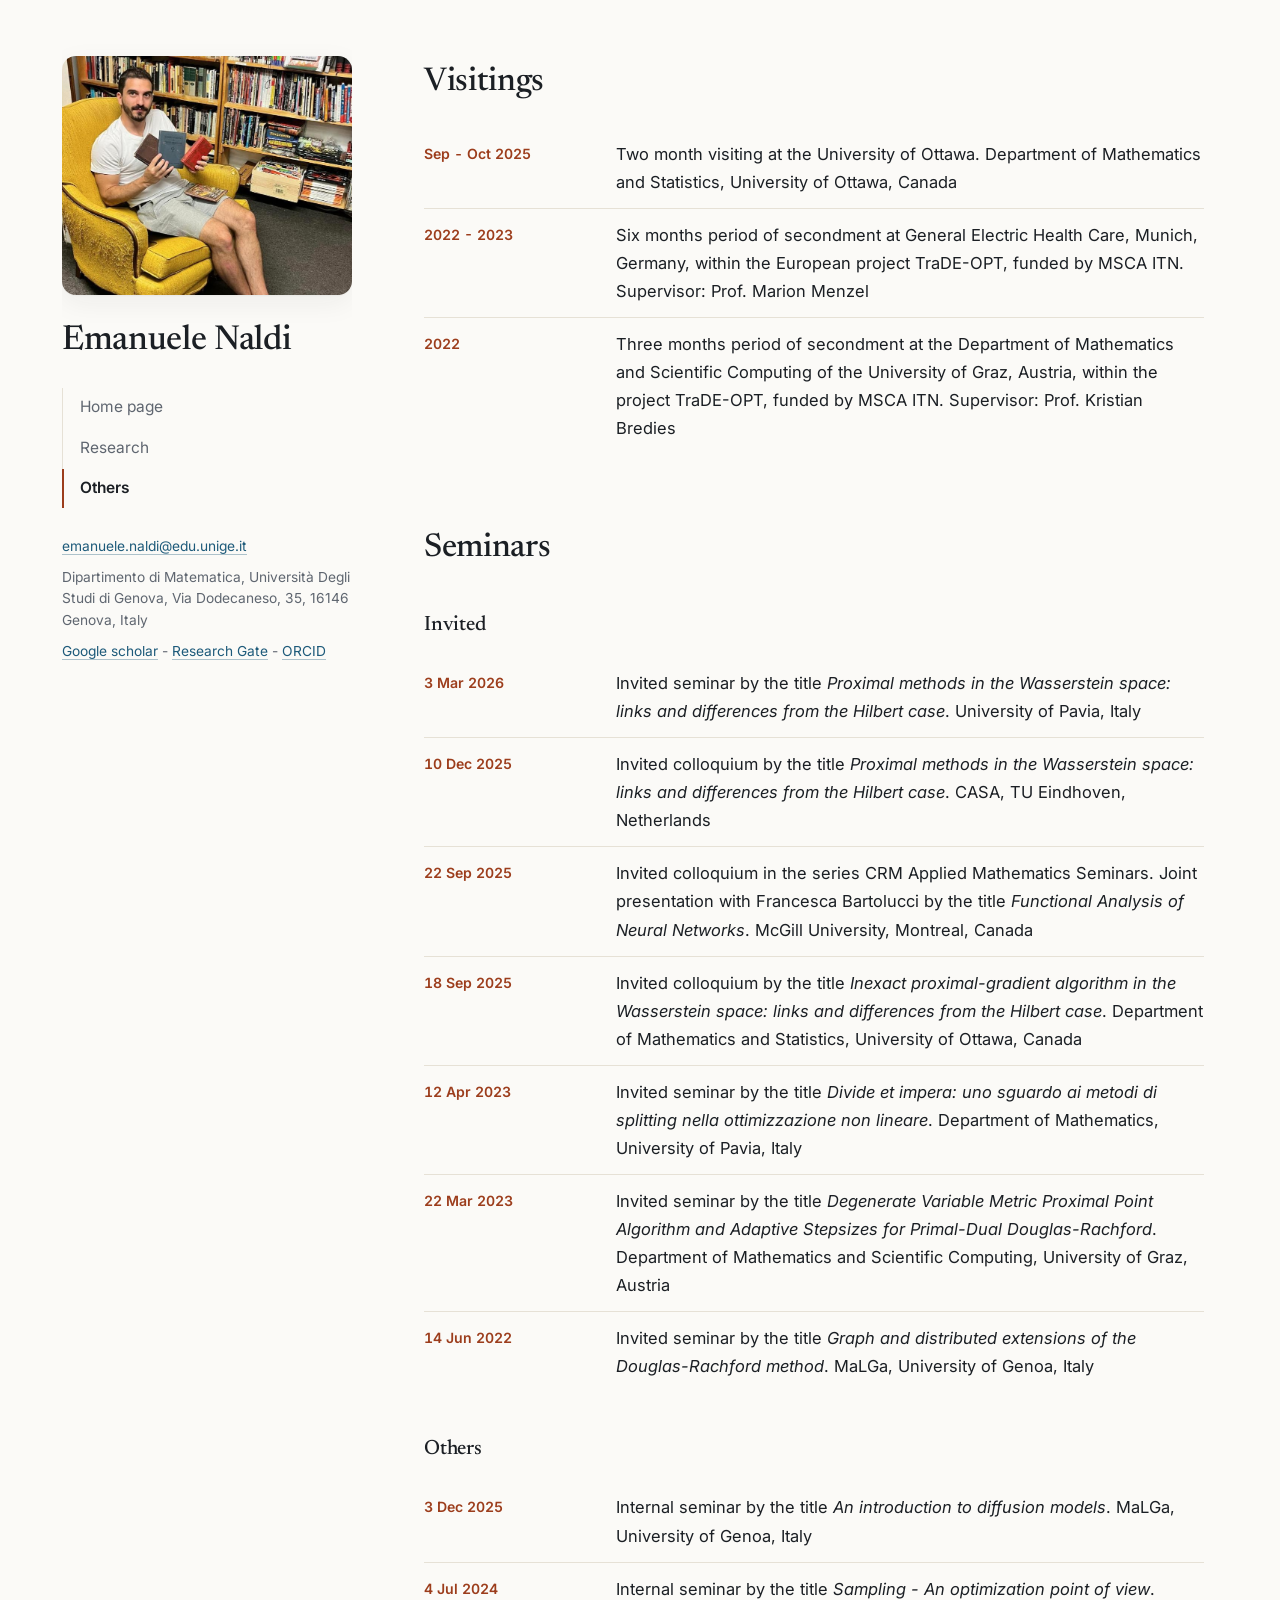
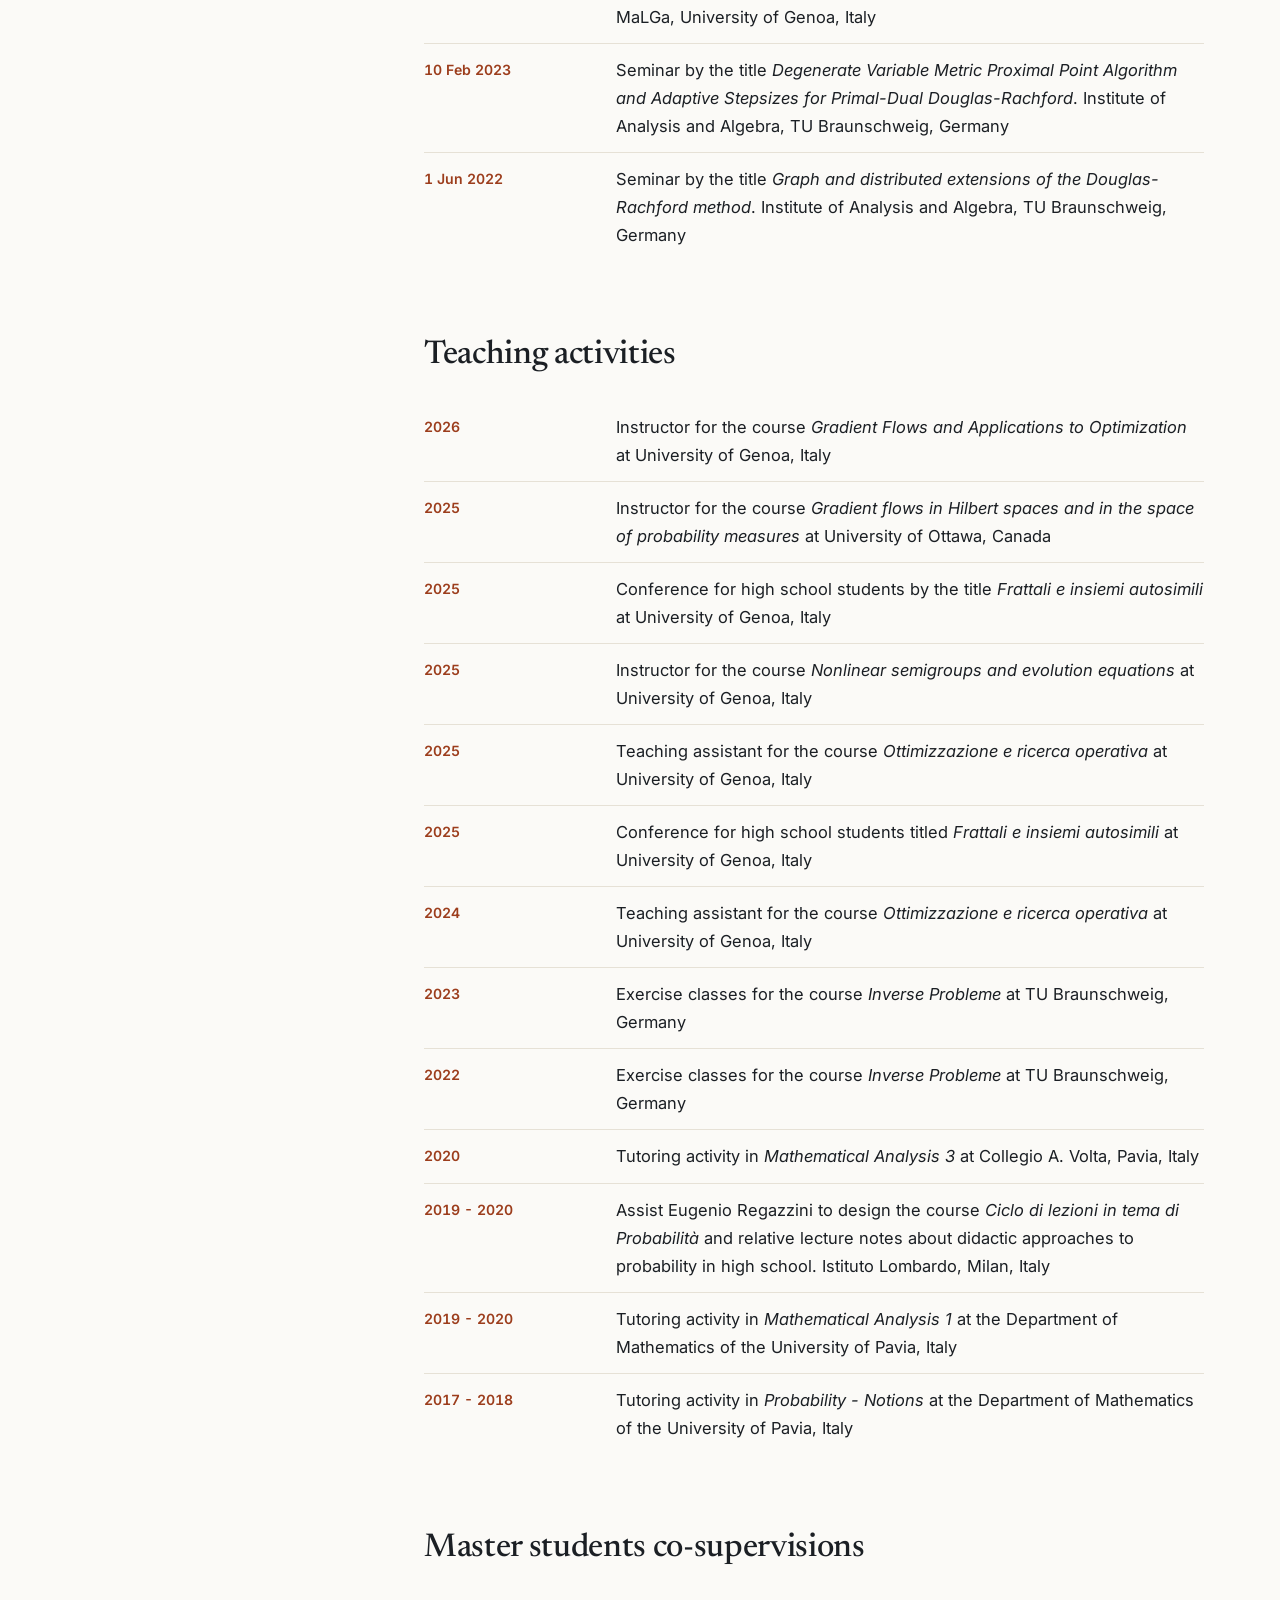
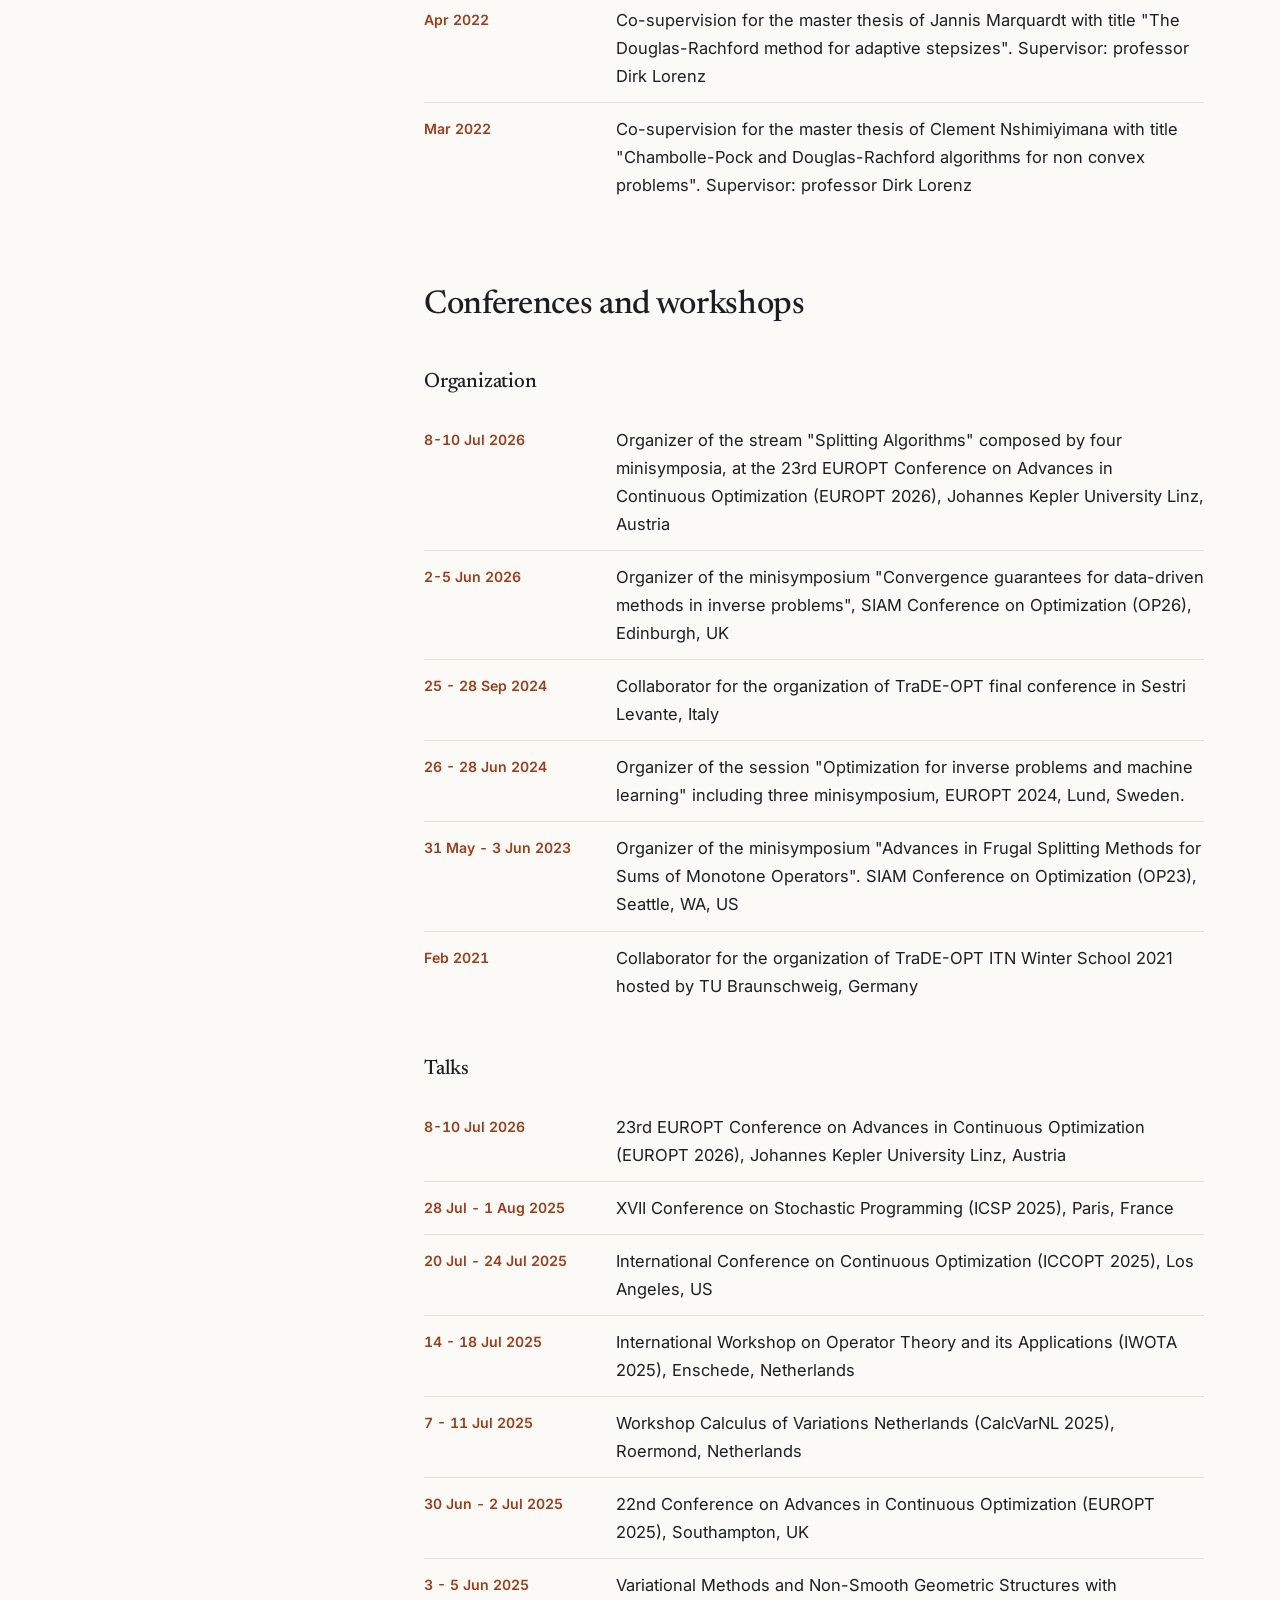
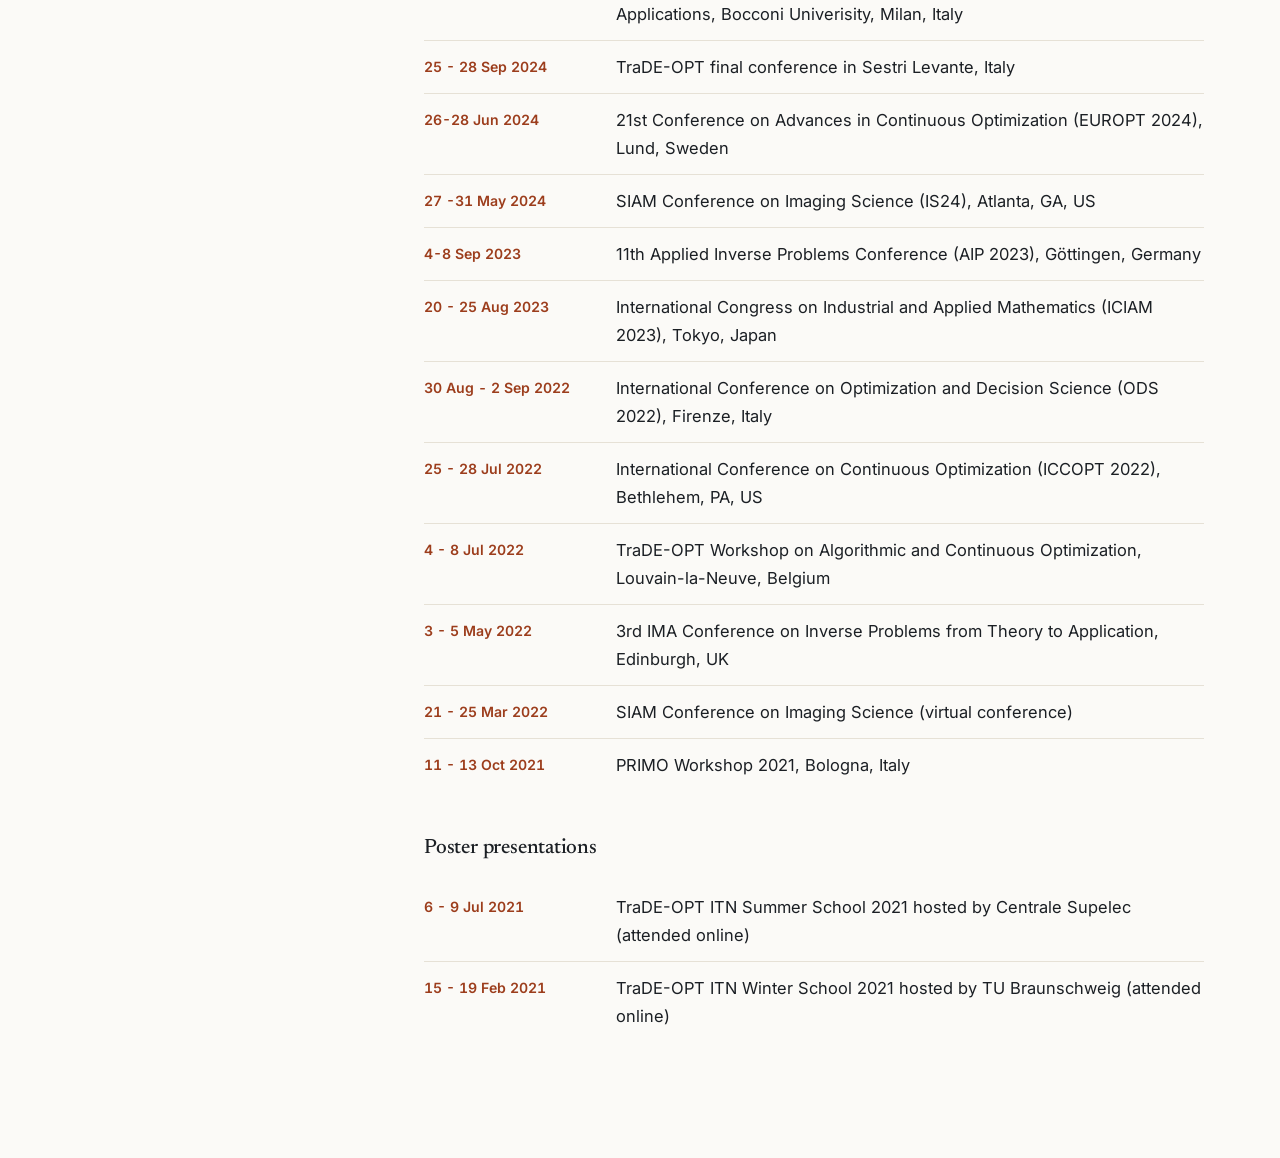
<file: others.html>
<!DOCTYPE html>
<html lang="en">
<head>
  <meta charset="UTF-8">
  <meta name="viewport" content="width=device-width, initial-scale=1.0">
  <title>Emanuele Naldi - Others</title>
  <meta name="description" content="Emanuele Naldi: visits, seminars, teaching, supervision, conferences and workshops.">
  <meta name="color-scheme" content="light dark">
  <link rel="preconnect" href="https://fonts.googleapis.com">
  <link rel="preconnect" href="https://fonts.gstatic.com" crossorigin>
  <link rel="stylesheet" href="https://fonts.googleapis.com/css2?family=Inter:wght@400;500;600;700&family=Newsreader:ital,opsz,wght@0,6..72,400;0,6..72,500;1,6..72,400&display=swap">
  <link rel="stylesheet" href="assets/css/style.css">
  
</head>
<body class="page-others">
<div class="layout">
  <aside class="sidebar">
    <img class="portrait" src="assets/img/photo.jpg" alt="Emanuele Naldi">
    <a class="name" href="index.html">Emanuele Naldi</a>
    <nav class="nav" aria-label="Main"><a href="index.html">Home page</a><a href="research.html">Research</a><a href="others.html" aria-current="page">Others</a></nav>
    <div class="side-contact">
      <div><a href="mailto:emanuele.naldi@edu.unige.it">emanuele.naldi@edu.unige.it</a></div>
      <div>Dipartimento di Matematica, Università Degli Studi di Genova, Via Dodecaneso, 35, 16146 Genova, Italy</div>
      <div class="links"><a href="https://scholar.google.com/citations?user=Q-RhkkMAAAAJ&amp;hl=it">Google scholar</a> - <a href="https://www.researchgate.net/profile/Emanuele-Naldi-2">Research Gate</a> - <a href="https://orcid.org/0000-0002-2437-2832">ORCID</a></div>
    </div>
  </aside>
  <main>
    <section>
      <h2>Visitings</h2>
      <ul class="timeline">
        <li><span class="when">Sep - Oct 2025</span><span class="what">Two month visiting at the University of Ottawa. Department of Mathematics and Statistics, University of Ottawa, Canada</span></li>
        <li><span class="when">2022 - 2023</span><span class="what">Six months period of secondment at General Electric Health Care, Munich, Germany, within the European project TraDE-OPT, funded by MSCA ITN. Supervisor: Prof. Marion Menzel</span></li>
        <li><span class="when">2022</span><span class="what">Three months period of secondment at the Department of Mathematics and Scientific Computing of the University of Graz, Austria, within the project TraDE-OPT, funded by MSCA ITN. Supervisor: Prof. Kristian Bredies</span></li>
      </ul>
    </section>

    <section>
      <h2>Seminars</h2>
      <h3>Invited</h3>
      <ul class="timeline">
        <li><span class="when">3 Mar 2026</span><span class="what">Invited seminar by the title <em>Proximal methods in the Wasserstein space: links and differences from the Hilbert case</em>. University of Pavia, Italy</span></li>
        <li><span class="when">10 Dec 2025</span><span class="what">Invited colloquium by the title <em>Proximal methods in the Wasserstein space: links and differences from the Hilbert case</em>. CASA, TU Eindhoven, Netherlands</span></li>
        <li><span class="when">22 Sep 2025</span><span class="what">Invited colloquium in the series CRM Applied Mathematics Seminars. Joint presentation with Francesca Bartolucci by the title <em>Functional Analysis of Neural Networks</em>. McGill University, Montreal, Canada</span></li>
        <li><span class="when">18 Sep 2025</span><span class="what">Invited colloquium by the title <em>Inexact proximal-gradient algorithm in the Wasserstein space: links and differences from the Hilbert case</em>. Department of Mathematics and Statistics, University of Ottawa, Canada</span></li>
        <li><span class="when">12 Apr 2023</span><span class="what">Invited seminar by the title <em>Divide et impera: uno sguardo ai metodi di splitting nella ottimizzazione non lineare</em>. Department of Mathematics, University of Pavia, Italy</span></li>
        <li><span class="when">22 Mar 2023</span><span class="what">Invited seminar by the title <em>Degenerate Variable Metric Proximal Point Algorithm and Adaptive Stepsizes for Primal-Dual Douglas-Rachford</em>. Department of Mathematics and Scientific Computing, University of Graz, Austria</span></li>
        <li><span class="when">14 Jun 2022</span><span class="what">Invited seminar by the title <em>Graph and distributed extensions of the Douglas-Rachford method</em>. MaLGa, University of Genoa, Italy</span></li>
      </ul>
      <h3>Others</h3>
      <ul class="timeline">
        <li><span class="when">3 Dec 2025</span><span class="what">Internal seminar by the title <em>An introduction to diffusion models</em>. MaLGa, University of Genoa, Italy</span></li>
        <li><span class="when">4 Jul 2024</span><span class="what">Internal seminar by the title <em>Sampling - An optimization point of view</em>. MaLGa, University of Genoa, Italy</span></li>
        <li><span class="when">10 Feb 2023</span><span class="what">Seminar by the title <em>Degenerate Variable Metric Proximal Point Algorithm and Adaptive Stepsizes for Primal-Dual Douglas-Rachford</em>. Institute of Analysis and Algebra, TU Braunschweig, Germany</span></li>
        <li><span class="when">1 Jun 2022</span><span class="what">Seminar by the title <em>Graph and distributed extensions of the Douglas-Rachford method</em>. Institute of Analysis and Algebra, TU Braunschweig, Germany</span></li>
      </ul>
    </section>

    <section>
      <h2>Teaching activities</h2>
      <ul class="timeline">
        <li><span class="when">2026</span><span class="what">Instructor for the course <em>Gradient Flows and Applications to Optimization</em> at University of Genoa, Italy</span></li>
        <li><span class="when">2025</span><span class="what">Instructor for the course <em>Gradient flows in Hilbert spaces and in the space of probability measures</em> at University of Ottawa, Canada</span></li>
        <li><span class="when">2025</span><span class="what">Conference for high school students by the title <em>Frattali e insiemi autosimili</em> at University of Genoa, Italy</span></li>
        <li><span class="when">2025</span><span class="what">Instructor for the course <em>Nonlinear semigroups and evolution equations</em> at University of Genoa, Italy</span></li>
        <li><span class="when">2025</span><span class="what">Teaching assistant for the course <em>Ottimizzazione e ricerca operativa</em> at University of Genoa, Italy</span></li>
        <li><span class="when">2025</span><span class="what">Conference for high school students titled <em>Frattali e insiemi autosimili</em> at University of Genoa, Italy</span></li>
        <li><span class="when">2024</span><span class="what">Teaching assistant for the course <em>Ottimizzazione e ricerca operativa</em> at University of Genoa, Italy</span></li>
        <li><span class="when">2023</span><span class="what">Exercise classes for the course <em>Inverse Probleme</em> at TU Braunschweig, Germany</span></li>
        <li><span class="when">2022</span><span class="what">Exercise classes for the course <em>Inverse Probleme</em> at TU Braunschweig, Germany</span></li>
        <li><span class="when">2020</span><span class="what">Tutoring activity in <em>Mathematical Analysis 3</em> at Collegio A. Volta, Pavia, Italy</span></li>
        <li><span class="when">2019 - 2020</span><span class="what">Assist Eugenio Regazzini to design the course <em>Ciclo di lezioni in tema di Probabilità</em> and relative lecture notes about didactic approaches to probability in high school. Istituto Lombardo, Milan, Italy</span></li>
        <li><span class="when">2019 - 2020</span><span class="what">Tutoring activity in <em>Mathematical Analysis 1</em> at the Department of Mathematics of the University of Pavia, Italy</span></li>
        <li><span class="when">2017 - 2018</span><span class="what">Tutoring activity in <em>Probability - Notions</em> at the Department of Mathematics of the University of Pavia, Italy</span></li>
      </ul>
    </section>

    <section>
      <h2>Master students co-supervisions</h2>
      <ul class="timeline">
        <li><span class="when">Apr 2022</span><span class="what">Co-supervision for the master thesis of Jannis Marquardt with title "The Douglas-Rachford method for adaptive stepsizes". Supervisor: professor Dirk Lorenz</span></li>
        <li><span class="when">Mar 2022</span><span class="what">Co-supervision for the master thesis of Clement Nshimiyimana with title "Chambolle-Pock and Douglas-Rachford algorithms for non convex problems". Supervisor: professor Dirk Lorenz</span></li>
      </ul>
    </section>

    <section>
      <h2>Conferences and workshops</h2>
      <h3>Organization</h3>
      <ul class="timeline">
        <li><span class="when">8-10 Jul 2026</span><span class="what">Organizer of the stream "Splitting Algorithms" composed by four minisymposia, at the 23rd EUROPT Conference on Advances in Continuous Optimization (EUROPT 2026), Johannes Kepler University Linz, Austria</span></li>
        <li><span class="when">2-5 Jun 2026</span><span class="what">Organizer of the minisymposium "Convergence guarantees for data-driven methods in inverse problems", SIAM Conference on Optimization (OP26), Edinburgh, UK</span></li>
        <li><span class="when">25 - 28 Sep 2024</span><span class="what">Collaborator for the organization of TraDE-OPT final conference in Sestri Levante, Italy</span></li>
        <li><span class="when">26 - 28 Jun 2024</span><span class="what">Organizer of the session "Optimization for inverse problems and machine learning" including three minisymposium, EUROPT 2024, Lund, Sweden.</span></li>
        <li><span class="when">31 May - 3 Jun 2023</span><span class="what">Organizer of the minisymposium "Advances in Frugal Splitting Methods for Sums of Monotone Operators". SIAM Conference on Optimization (OP23), Seattle, WA, US</span></li>
        <li><span class="when">Feb 2021</span><span class="what">Collaborator for the organization of TraDE-OPT ITN Winter School 2021 hosted by TU Braunschweig, Germany</span></li>
      </ul>
      <h3>Talks</h3>
      <ul class="timeline">
        <li><span class="when">8-10 Jul 2026</span><span class="what">23rd EUROPT Conference on Advances in Continuous Optimization (EUROPT 2026), Johannes Kepler University Linz, Austria</span></li>
        <li><span class="when">28 Jul - 1 Aug 2025</span><span class="what">XVII Conference on Stochastic Programming (ICSP 2025), Paris, France</span></li>
        <li><span class="when">20 Jul - 24 Jul 2025</span><span class="what">International Conference on Continuous Optimization (ICCOPT 2025), Los Angeles, US</span></li>
        <li><span class="when">14 - 18 Jul 2025</span><span class="what">International Workshop on Operator Theory and its Applications (IWOTA 2025), Enschede, Netherlands</span></li>
        <li><span class="when">7 - 11 Jul 2025</span><span class="what">Workshop Calculus of Variations Netherlands (CalcVarNL 2025), Roermond, Netherlands</span></li>
        <li><span class="when">30 Jun - 2 Jul 2025</span><span class="what">22nd Conference on Advances in Continuous Optimization (EUROPT 2025), Southampton, UK</span></li>
        <li><span class="when">3 - 5 Jun 2025</span><span class="what">Variational Methods and Non-Smooth Geometric Structures with Applications, Bocconi Univerisity, Milan, Italy</span></li>
        <li><span class="when">25 - 28 Sep 2024</span><span class="what">TraDE-OPT final conference in Sestri Levante, Italy</span></li>
        <li><span class="when">26-28 Jun 2024</span><span class="what">21st Conference on Advances in Continuous Optimization (EUROPT 2024), Lund, Sweden</span></li>
        <li><span class="when">27 -31 May 2024</span><span class="what">SIAM Conference on Imaging Science (IS24), Atlanta, GA, US</span></li>
        <li><span class="when">4-8 Sep 2023</span><span class="what">11th Applied Inverse Problems Conference (AIP 2023), Göttingen, Germany</span></li>
        <li><span class="when">20 - 25 Aug 2023</span><span class="what">International Congress on Industrial and Applied Mathematics (ICIAM 2023), Tokyo, Japan</span></li>
        <li><span class="when">30 Aug - 2 Sep 2022</span><span class="what">International Conference on Optimization and Decision Science (ODS 2022), Firenze, Italy</span></li>
        <li><span class="when">25 - 28 Jul 2022</span><span class="what">International Conference on Continuous Optimization (ICCOPT 2022), Bethlehem, PA, US</span></li>
        <li><span class="when">4 - 8 Jul 2022</span><span class="what">TraDE-OPT Workshop on Algorithmic and Continuous Optimization, Louvain-la-Neuve, Belgium</span></li>
        <li><span class="when">3 - 5 May 2022</span><span class="what">3rd IMA Conference on Inverse Problems from Theory to Application, Edinburgh, UK</span></li>
        <li><span class="when">21 - 25 Mar 2022</span><span class="what">SIAM Conference on Imaging Science (virtual conference)</span></li>
        <li><span class="when">11 - 13 Oct 2021</span><span class="what">PRIMO Workshop 2021, Bologna, Italy</span></li>
      </ul>
      <h3>Poster presentations</h3>
      <ul class="timeline">
        <li><span class="when">6 - 9 Jul 2021</span><span class="what">TraDE-OPT ITN Summer School 2021 hosted by Centrale Supelec (attended online)</span></li>
        <li><span class="when">15 - 19 Feb 2021</span><span class="what">TraDE-OPT ITN Winter School 2021 hosted by TU Braunschweig (attended online)</span></li>
      </ul>
    </section>
  </main>
</div>
</body>
</html>
</file>
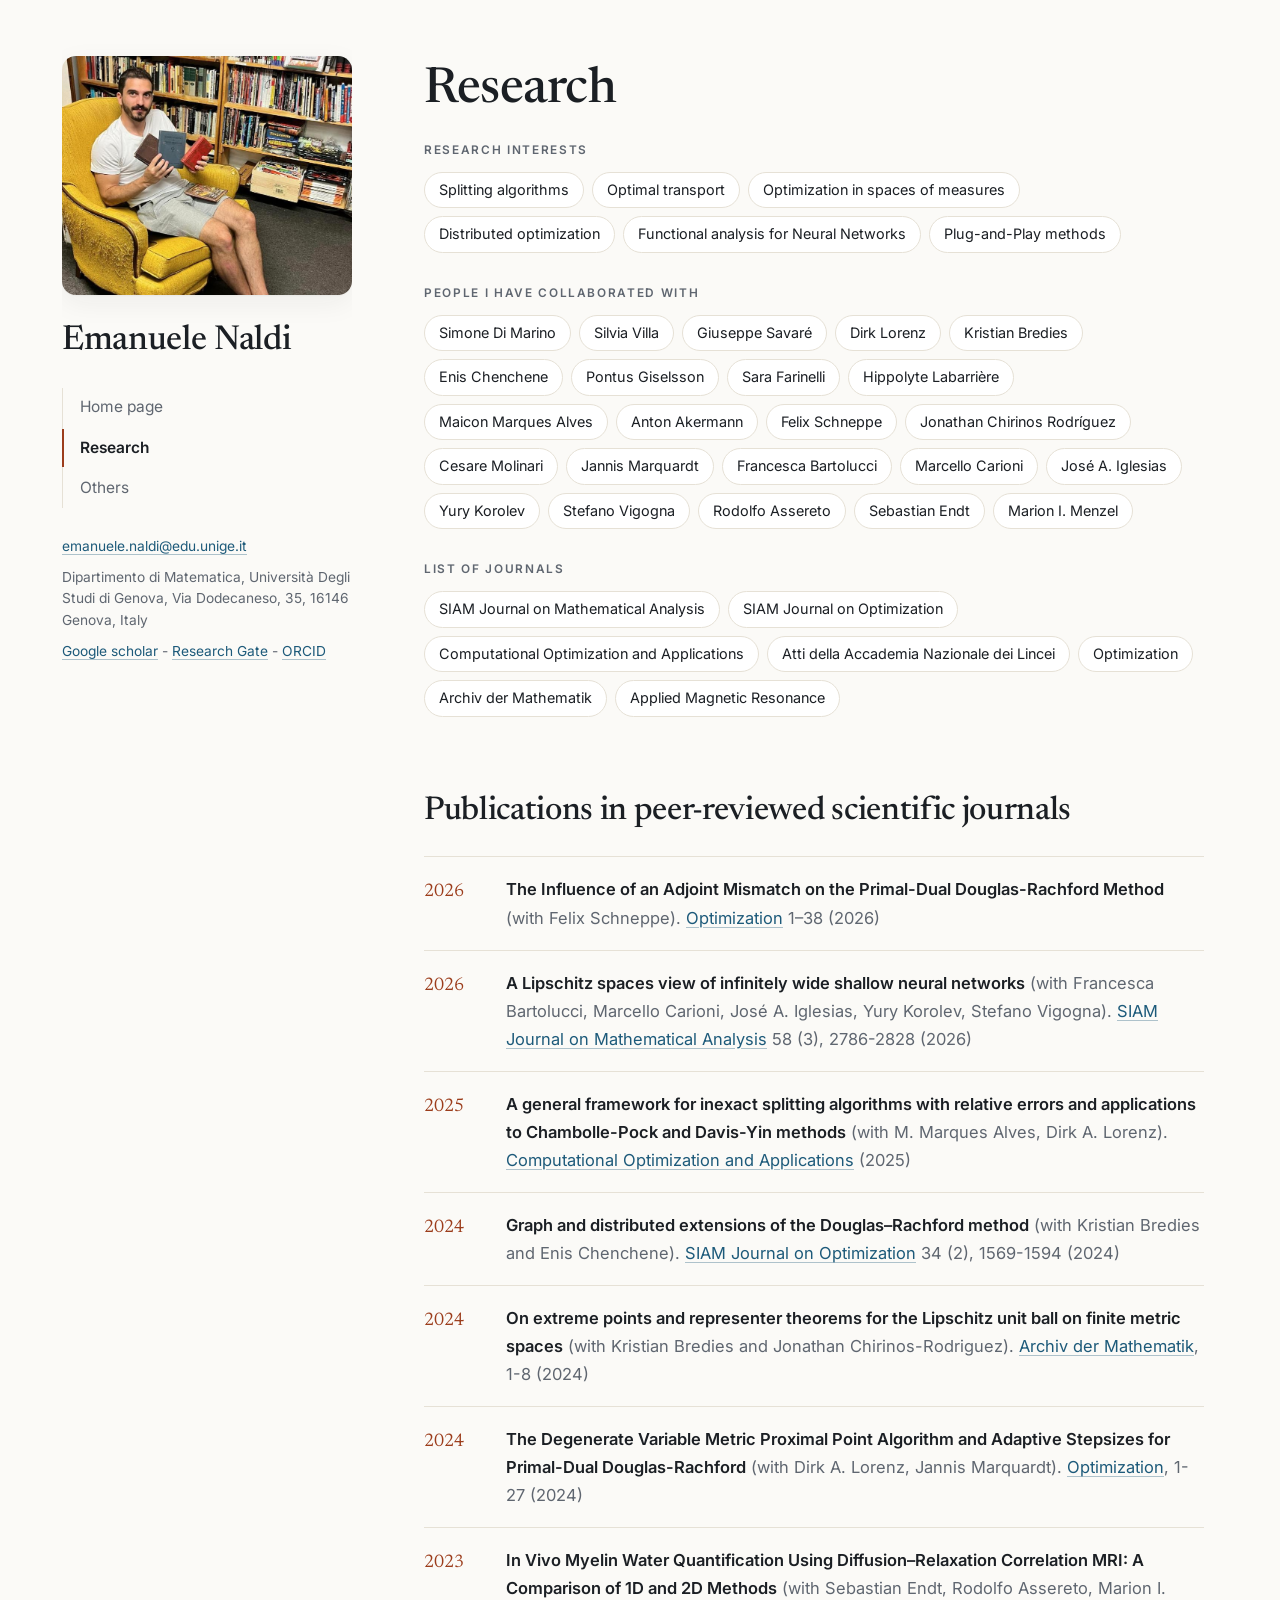
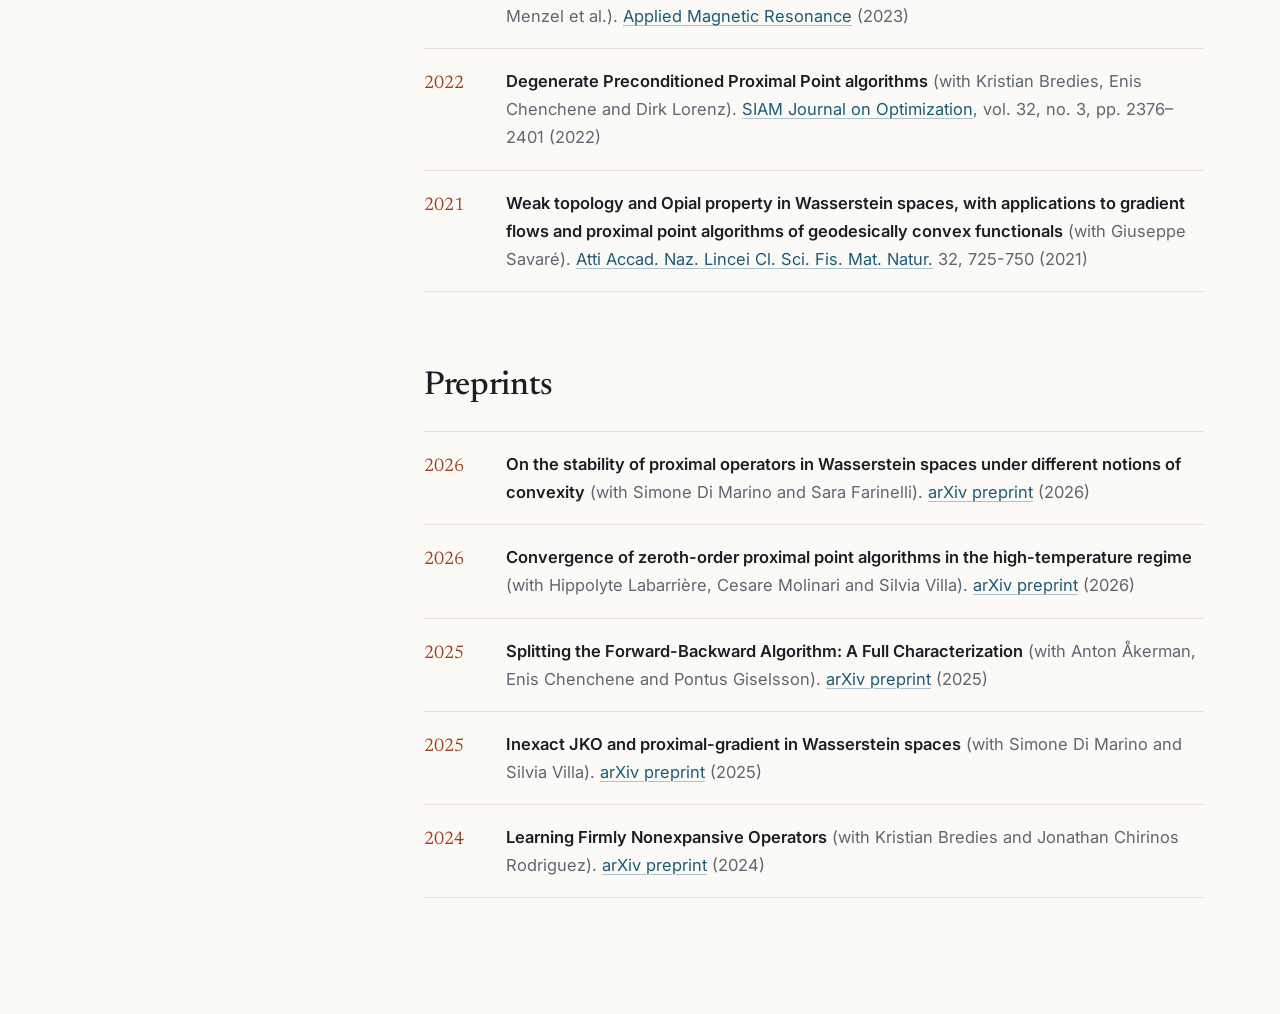
<file: research.html>
<!DOCTYPE html>
<html lang="en">
<head>
  <meta charset="UTF-8">
  <meta name="viewport" content="width=device-width, initial-scale=1.0">
  <title>Emanuele Naldi - Research</title>
  <meta name="description" content="Research of Emanuele Naldi: publications, preprints and collaborators.">
  <meta name="color-scheme" content="light dark">
  <link rel="preconnect" href="https://fonts.googleapis.com">
  <link rel="preconnect" href="https://fonts.gstatic.com" crossorigin>
  <link rel="stylesheet" href="https://fonts.googleapis.com/css2?family=Inter:wght@400;500;600;700&family=Newsreader:ital,opsz,wght@0,6..72,400;0,6..72,500;1,6..72,400&display=swap">
  <link rel="stylesheet" href="assets/css/style.css">
  
</head>
<body class="page-research">
<div class="layout">
  <aside class="sidebar">
    <img class="portrait" src="assets/img/photo.jpg" alt="Emanuele Naldi">
    <a class="name" href="index.html">Emanuele Naldi</a>
    <nav class="nav" aria-label="Main"><a href="index.html">Home page</a><a href="research.html" aria-current="page">Research</a><a href="others.html">Others</a></nav>
    <div class="side-contact">
      <div><a href="mailto:emanuele.naldi@edu.unige.it">emanuele.naldi@edu.unige.it</a></div>
      <div>Dipartimento di Matematica, Università Degli Studi di Genova, Via Dodecaneso, 35, 16146 Genova, Italy</div>
      <div class="links"><a href="https://scholar.google.com/citations?user=Q-RhkkMAAAAJ&amp;hl=it">Google scholar</a> - <a href="https://www.researchgate.net/profile/Emanuele-Naldi-2">Research Gate</a> - <a href="https://orcid.org/0000-0002-2437-2832">ORCID</a></div>
    </div>
  </aside>
  <main>
    <section>
      <h1>Research</h1>
      <div class="block">
        <p class="block-title">Research interests</p>
        <ul class="chips">
          <li>Splitting algorithms</li>
          <li>Optimal transport</li>
          <li>Optimization in spaces of measures</li>
          <li>Distributed optimization</li>
          <li>Functional analysis for Neural Networks</li>
          <li>Plug-and-Play methods</li>
        </ul>
      </div>
      <div class="block">
        <p class="block-title">People I have collaborated with</p>
        <ul class="chips">
          <li><a href="https://rubrica.unige.it/personale/UkJCXlxv">Simone Di Marino</a></li>
          <li><a href="https://rubrica.unige.it/personale/UkNHXVlo">Silvia Villa</a></li>
          <li><a href="https://scholar.google.it/citations?user=w7qH1YYAAAAJ&amp;hl=it">Giuseppe Savaré</a></li>
          <li><a href="https://www.math.uni-bremen.de/zetem/cms/detail.php?template=parse_title&amp;person=DirkLorenz&amp;language=en">Dirk Lorenz</a></li>
          <li><a href="https://scholar.google.at/citations?user=c1iKsfIAAAAJ&amp;hl=de">Kristian Bredies</a></li>
          <li><a href="https://scholar.google.com/citations?user=Tn4hCYEAAAAJ&amp;hl=it">Enis Chenchene</a></li>
          <li><a href="https://www.control.lth.se/personnel-old/pontus-giselsson/">Pontus Giselsson</a></li>
          <li><a href="https://sites.google.com/view/sarafarinellimath/home">Sara Farinelli</a></li>
          <li><a href="https://hippolytelbrrr.github.io/pages/index_eng.html">Hippolyte Labarrière</a></li>
          <li><a href="http://mtm.ufsc.br/~maicon/">Maicon Marques Alves</a></li>
          <li><a href="https://www.control.lth.se/personnel/personnel/anton-aakerman/">Anton Akermann</a></li>
          <li><a href="https://www.math.uni-bremen.de/zetem/cms/detail.php?template=parse_title&amp;person=FelixSchneppe">Felix Schneppe</a></li>
          <li><a href="https://sites.google.com/view/jchirinosrguez/home">Jonathan Chirinos Rodríguez</a></li>
          <li><a href="https://rubrica.unige.it/personale/UkJBWF9u">Cesare Molinari</a></li>
          <li><a href="https://www.tu-braunschweig.de/ipde/jmarquardt">Jannis Marquardt</a></li>
          <li><a href="https://sites.google.com/view/bartoluccifrancesca">Francesca Bartolucci</a></li>
          <li><a href="https://marcellocarioni.github.io/">Marcello Carioni</a></li>
          <li><a href="https://jose-a-iglesias.bitbucket.io/">José A. Iglesias</a></li>
          <li><a href="https://yury-korolev.gitlab.io/">Yury Korolev</a></li>
          <li><a href="https://www.mat.uniroma2.it/~vigogna/">Stefano Vigogna</a></li>
          <li><a href="https://online.uni-graz.at/kfu_online/wbForschungsportal.cbShowPortal?pPersonNr=130765">Rodolfo Assereto</a></li>
          <li><a href="https://www.dqbm.uzh.ch/en/research/menze/team/team-sebastian.html">Sebastian Endt</a></li>
          <li><a href="https://www.thi.de/en/persons/prof-dr-marion-menzel/">Marion I. Menzel</a></li>
        </ul>
      </div>
      <div class="block">
        <p class="block-title">List of Journals</p>
        <ul class="chips">
          <li>SIAM Journal on Mathematical Analysis</li>
          <li>SIAM Journal on Optimization</li>
          <li>Computational Optimization and Applications</li>
          <li>Atti della Accademia Nazionale dei Lincei</li>
          <li>Optimization</li>
          <li>Archiv der Mathematik</li>
          <li>Applied Magnetic Resonance</li>
        </ul>
      </div>
    </section>

    <section>
      <h2>Publications in peer-reviewed scientific journals</h2>
      <ol class="pubs">
        <li><span class="year">2026</span><div><span class="ptitle">The Influence of an Adjoint Mismatch on the Primal-Dual Douglas-Rachford Method</span> <span class="rest">(with Felix Schneppe). <a href="https://doi.org/10.1080/02331934.2026.2692689">Optimization</a> 1–38 (2026)</span></div></li>
        <li><span class="year">2026</span><div><span class="ptitle">A Lipschitz spaces view of infinitely wide shallow neural networks</span> <span class="rest">(with Francesca Bartolucci, Marcello Carioni, José A. Iglesias, Yury Korolev, Stefano Vigogna). <a href="https://doi.org/10.1137/24M1718615">SIAM Journal on Mathematical Analysis</a> 58 (3), 2786-2828 (2026)</span></div></li>
        <li><span class="year">2025</span><div><span class="ptitle">A general framework for inexact splitting algorithms with relative errors and applications to Chambolle-Pock and Davis-Yin methods</span> <span class="rest">(with M. Marques Alves, Dirk A. Lorenz). <a href="https://doi.org/10.1007/s10589-025-00740-6">Computational Optimization and Applications</a> (2025)</span></div></li>
        <li><span class="year">2024</span><div><span class="ptitle">Graph and distributed extensions of the Douglas–Rachford method</span> <span class="rest">(with Kristian Bredies and Enis Chenchene). <a href="https://doi.org/10.1137/22M1535097">SIAM Journal on Optimization</a> 34 (2), 1569-1594 (2024)</span></div></li>
        <li><span class="year">2024</span><div><span class="ptitle">On extreme points and representer theorems for the Lipschitz unit ball on finite metric spaces</span> <span class="rest">(with Kristian Bredies and Jonathan Chirinos-Rodriguez). <a href="https://doi.org/10.1007/s00013-024-01978-y">Archiv der Mathematik</a>, 1-8 (2024)</span></div></li>
        <li><span class="year">2024</span><div><span class="ptitle">The Degenerate Variable Metric Proximal Point Algorithm and Adaptive Stepsizes for Primal-Dual Douglas-Rachford</span> <span class="rest">(with Dirk A. Lorenz, Jannis Marquardt). <a href="https://doi.org/10.1080/02331934.2024.2325552">Optimization</a>, 1-27 (2024)</span></div></li>
        <li><span class="year">2023</span><div><span class="ptitle">In Vivo Myelin Water Quantification Using Diffusion–Relaxation Correlation MRI: A Comparison of 1D and 2D Methods</span> <span class="rest">(with Sebastian Endt, Rodolfo Assereto, Marion I. Menzel et al.). <a href="https://doi.org/10.1007/s00723-023-01584-1">Applied Magnetic Resonance</a> (2023)</span></div></li>
        <li><span class="year">2022</span><div><span class="ptitle">Degenerate Preconditioned Proximal Point algorithms</span> <span class="rest">(with Kristian Bredies, Enis Chenchene and Dirk Lorenz). <a href="https://doi.org/10.1137/21M1448112">SIAM Journal on Optimization</a>, vol. 32, no. 3, pp. 2376–2401 (2022)</span></div></li>
        <li><span class="year">2021</span><div><span class="ptitle">Weak topology and Opial property in Wasserstein spaces, with applications to gradient flows and proximal point algorithms of geodesically convex functionals</span> <span class="rest">(with Giuseppe Savaré). <a href="https://doi.org/10.4171/rlm/955">Atti Accad. Naz. Lincei Cl. Sci. Fis. Mat. Natur.</a> 32, 725-750 (2021)</span></div></li>
      </ol>
    </section>

    <section>
      <h2>Preprints</h2>
      <ol class="pubs">
        <li><span class="year">2026</span><div><span class="ptitle">On the stability of proximal operators in Wasserstein spaces under different notions of convexity</span> <span class="rest">(with Simone Di Marino and Sara Farinelli). <a href="https://doi.org/10.48550/arXiv.2607.08209">arXiv preprint</a> (2026)</span></div></li>
        <li><span class="year">2026</span><div><span class="ptitle">Convergence of zeroth-order proximal point algorithms in the high-temperature regime</span> <span class="rest">(with Hippolyte Labarrière, Cesare Molinari and Silvia Villa). <a href="https://doi.org/10.48550/arxiv.2605.11929">arXiv preprint</a> (2026)</span></div></li>
        <li><span class="year">2025</span><div><span class="ptitle">Splitting the Forward-Backward Algorithm: A Full Characterization</span> <span class="rest">(with Anton Åkerman, Enis Chenchene and Pontus Giselsson). <a href="https://doi.org/10.48550/arXiv.2504.10999">arXiv preprint</a> (2025)</span></div></li>
        <li><span class="year">2025</span><div><span class="ptitle">Inexact JKO and proximal-gradient in Wasserstein spaces</span> <span class="rest">(with Simone Di Marino and Silvia Villa). <a href="https://doi.org/10.48550/arXiv.2505.23517">arXiv preprint</a> (2025)</span></div></li>
        <li><span class="year">2024</span><div><span class="ptitle">Learning Firmly Nonexpansive Operators</span> <span class="rest">(with Kristian Bredies and Jonathan Chirinos Rodriguez). <a href="https://doi.org/10.48550/arXiv.2407.14156">arXiv preprint</a> (2024)</span></div></li>
      </ol>
    </section>
  </main>
</div>
</body>
</html>
</file>
<file: assets/css/style.css>
/* ==========================================================
   Emanuele Naldi — personal academic website
   ========================================================== */
:root {
  --bg: #fbfaf7;
  --surface: #ffffff;
  --surface-2: #f4f1ea;
  --ink: #1b1f24;
  --muted: #5f6670;
  --faint: #8b9099;
  --line: #e6e1d6;
  --accent: #9c3d1c;
  --accent-soft: #f6e7df;
  --link: #1d5a7a;
  --shadow: 0 1px 2px rgba(27,31,36,.04), 0 8px 28px rgba(27,31,36,.06);
  --serif: "Newsreader", "Iowan Old Style", Georgia, serif;
  --sans: "Inter", "Helvetica Neue", Arial, sans-serif;
  --radius: 14px;
}
@media (prefers-color-scheme: dark) {
  :root {
    --bg: #121417;
    --surface: #1a1d21;
    --surface-2: #20242a;
    --ink: #e8e6e1;
    --muted: #a7acb3;
    --faint: #7d838b;
    --line: #2d3238;
    --accent: #e3a07c;
    --accent-soft: #3a2a22;
    --link: #8cc4e3;
    --shadow: 0 1px 2px rgba(0,0,0,.3), 0 8px 28px rgba(0,0,0,.25);
  }
  .figure img { filter: brightness(.95); }
}

* { box-sizing: border-box; }
html { scroll-behavior: smooth; -webkit-text-size-adjust: 100%; }
body {
  margin: 0; background: var(--bg); color: var(--ink);
  font-family: var(--sans); font-size: 16.5px; line-height: 1.7;
  -webkit-font-smoothing: antialiased; text-rendering: optimizeLegibility;
}
a { color: var(--link); text-decoration: underline; text-decoration-color: color-mix(in srgb, var(--link) 35%, transparent); text-underline-offset: 3px; transition: color .15s, text-decoration-color .15s; }
a:hover { color: var(--accent); text-decoration-color: var(--accent); }
em { font-style: italic; }
::selection { background: var(--accent-soft); }

/* ---------- Layout ---------- */
.layout {
  max-width: 1220px; margin: 0 auto; padding: 0 32px;
  display: grid; grid-template-columns: 290px minmax(0, 1fr); gap: 72px;
}

/* ---------- Sidebar ---------- */
.sidebar { position: sticky; top: 0; align-self: start; height: 100vh; overflow-y: auto; padding: 56px 0 32px; display: flex; flex-direction: column; gap: 28px; scrollbar-width: none; }
.sidebar::-webkit-scrollbar { display: none; }
.portrait { width: 100%; aspect-ratio: 4 / 3.3; object-fit: cover; object-position: 30% 35%; border-radius: var(--radius); box-shadow: var(--shadow); display: block; }
.name { font-family: var(--serif); font-weight: 500; font-size: 2.15rem; line-height: 1.08; letter-spacing: -.01em; margin: 0; color: var(--ink); text-decoration: none; display: block; }
.name:hover { color: var(--ink); }

.nav { display: flex; flex-direction: column; gap: 2px; border-left: 1px solid var(--line); }
.nav a { color: var(--muted); text-decoration: none; padding: 6px 0 6px 16px; margin-left: -1px; border-left: 2px solid transparent; font-size: .97rem; }
.nav a:hover { color: var(--ink); border-left-color: var(--line); }
.nav a[aria-current="page"] { color: var(--ink); font-weight: 600; border-left-color: var(--accent); }

.side-contact { font-size: .86rem; line-height: 1.55; color: var(--muted); display: flex; flex-direction: column; gap: 10px; }
.side-contact .links a { white-space: nowrap; }

/* ---------- Main ---------- */
main { padding: 64px 0 40px; min-width: 0; max-width: 780px; }
section { margin-bottom: 76px; scroll-margin-top: 24px; }
.eyebrow { font-size: .74rem; font-weight: 600; letter-spacing: .14em; text-transform: uppercase; color: var(--accent); margin: 0 0 10px; }
h1, h2, h3 { font-family: var(--serif); font-weight: 500; color: var(--ink); letter-spacing: -.01em; }
h1 { font-size: clamp(2.3rem, 4.5vw, 3.1rem); line-height: 1.08; margin: 0 0 22px; }
h2 { font-size: clamp(1.7rem, 3vw, 2.05rem); line-height: 1.15; margin: 0 0 26px; }
h3 { font-size: 1.3rem; margin: 40px 0 14px; }
.lead p { font-size: 1.07rem; margin: 0 0 16px; }
.lead p:first-child { font-family: var(--serif); font-size: 1.42rem; line-height: 1.5; color: var(--ink); }

/* ---------- News ---------- */
.news { border: 1px solid var(--line); border-radius: var(--radius); background: var(--surface); box-shadow: var(--shadow); padding: 6px 26px; }
.news-item { display: grid; grid-template-columns: 110px minmax(0,1fr); gap: 18px; padding: 18px 0; border-bottom: 1px dashed var(--line); }
.news-item:last-child { border-bottom: 0; }
.news-tag { font-size: .74rem; font-weight: 600; letter-spacing: .1em; text-transform: uppercase; color: var(--accent); padding-top: 3px; }
.news-item p { margin: 0; }

/* ---------- Papers ---------- */
.papers { display: flex; flex-direction: column; gap: 26px; }
.paper { background: var(--surface); border: 1px solid var(--line); border-radius: var(--radius); box-shadow: var(--shadow); padding: 30px 32px; position: relative; overflow: hidden; min-width: 0; }
.paper::before { content: ""; position: absolute; left: 0; top: 0; bottom: 0; width: 4px; background: var(--accent); opacity: .85; }
.badge { display: inline-block; font-size: .7rem; font-weight: 700; letter-spacing: .12em; text-transform: uppercase; color: var(--accent); background: var(--accent-soft); padding: 4px 10px; border-radius: 999px; }
.paper h3 { font-size: 1.42rem; line-height: 1.3; margin: 14px 0 6px; }
.paper .authors { color: var(--muted); margin: 0 0 18px; }
.btn { display: inline-flex; align-items: center; gap: 6px; font-size: .85rem; font-weight: 600; text-decoration: none; color: var(--ink); border: 1px solid var(--line); border-radius: 999px; padding: 4px 14px; margin-left: 6px; background: var(--bg); white-space: nowrap; }
.btn:hover { border-color: var(--accent); color: var(--accent); }
.btn::after { content: "↗"; font-size: .9em; }
.paper p { margin: 0 0 14px; }
.paper ul { margin: 6px 0 0; padding-left: 1.2em; }
.paper li { margin-bottom: 8px; }
.paper li::marker { color: var(--accent); }
.figure { margin: 24px auto 0; max-width: 520px; background: #fff; border-radius: 10px; border: 1px solid var(--line); padding: 12px; }
.figure img { width: 100%; height: auto; display: block; }
mjx-container[display="true"] { overflow-x: auto; overflow-y: hidden; max-width: 100%; padding: 4px 0; }

/* ---------- Interests ---------- */
.tiles { display: grid; grid-template-columns: repeat(2, minmax(0,1fr)); gap: 14px; list-style: none; padding: 0; margin: 0; }
.tiles li { background: var(--surface); border: 1px solid var(--line); border-radius: 12px; padding: 18px 20px; font-family: var(--serif); font-size: 1.12rem; line-height: 1.4; display: flex; gap: 14px; align-items: baseline; }
.tiles li span.n { font-family: var(--sans); font-size: .78rem; font-weight: 600; color: var(--accent); letter-spacing: .05em; }

/* ---------- Publications ---------- */
.pubs { list-style: none; padding: 0; margin: 0; }
.pubs li { display: grid; grid-template-columns: 64px minmax(0,1fr); gap: 18px; padding: 18px 0; border-top: 1px solid var(--line); }
.pubs li:last-child { border-bottom: 1px solid var(--line); }
.pubs .year { font-family: var(--serif); font-size: 1.15rem; color: var(--accent); padding-top: 1px; }
.pubs .ptitle { font-weight: 600; color: var(--ink); }
.pubs .rest { color: var(--muted); }
.pubs a { word-break: break-word; }

/* ---------- Timelines ---------- */
.timeline { list-style: none; margin: 0; padding: 0; }
.timeline li { display: grid; grid-template-columns: 170px minmax(0,1fr); gap: 22px; padding: 12px 0; border-top: 1px solid var(--line); }
.timeline li:first-child { border-top: 0; }
.timeline .when { font-size: .88rem; font-weight: 600; color: var(--accent); padding-top: 2px; font-variant-numeric: tabular-nums; }
.timeline .what { color: var(--ink); }
.timeline.plain li { grid-template-columns: 1fr; }

/* ---------- Chips ---------- */
.block { margin-bottom: 30px; }
.block-title { font-size: .74rem; font-weight: 600; letter-spacing: .14em; text-transform: uppercase; color: var(--muted); margin: 0 0 12px; }
.chips { display: flex; flex-wrap: wrap; gap: 8px; list-style: none; padding: 0; margin: 0; }
.chips li { border: 1px solid var(--line); background: var(--surface); border-radius: 999px; padding: 5px 14px; font-size: .9rem; }
.chips a { text-decoration: none; color: var(--ink); }
.chips li:has(a):hover { border-color: var(--accent); }
.chips li:has(a):hover a { color: var(--accent); }

/* ---------- Contacts ---------- */
.contact-card { background: var(--surface); border: 1px solid var(--line); border-radius: var(--radius); box-shadow: var(--shadow); padding: 26px 30px; }
.contact-card p { margin: 0 0 10px; }
.contact-card p:last-child { margin: 0; }
.contact-card .email { font-family: var(--serif); font-size: 1.35rem; }

/* ---------- Quote ---------- */
.quote { margin: 0; padding: 40px 0 8px; border-top: 1px solid var(--line); text-align: center; }
.quote p { font-family: var(--serif); font-style: italic; font-size: 1.28rem; line-height: 1.55; color: var(--ink); max-width: 640px; margin: 0 auto 12px; }
.quote cite { font-style: normal; font-size: .8rem; letter-spacing: .14em; text-transform: uppercase; color: var(--muted); }

/* ---------- Responsive ---------- */
@media (max-width: 980px) {
  .layout { grid-template-columns: 1fr; gap: 0; padding: 0 22px; }
  .sidebar { position: static; height: auto; overflow: visible; padding: 22px 0 0; gap: 16px; }
  .sidebar .portrait, .sidebar .side-contact { display: none; }
  .page-home .sidebar .portrait { display: block; max-width: 420px; }
  .name { font-size: 1.8rem; }
  .nav { flex-direction: row; flex-wrap: wrap; gap: 6px; border-left: 0; border-bottom: 1px solid var(--line); padding-bottom: 14px; }
  .nav a { border: 1px solid var(--line); border-radius: 999px; padding: 4px 14px; margin: 0; }
  .nav a:hover { border-color: var(--accent); }
  .nav a[aria-current="page"] { border-color: var(--accent); color: var(--accent); }
  main { padding-top: 36px; max-width: none; }
  section { margin-bottom: 56px; }
}
@media (max-width: 600px) {
  body { font-size: 16px; }
  .lead p:first-child { font-size: 1.25rem; }
  .paper { padding: 22px 20px; }
  .news { padding: 4px 18px; }
  .news-item, .timeline li, .pubs li { grid-template-columns: 1fr; gap: 2px; }
  .tiles { grid-template-columns: 1fr; }
  .btn { margin-left: 0; margin-top: 4px; }
}
</file>
